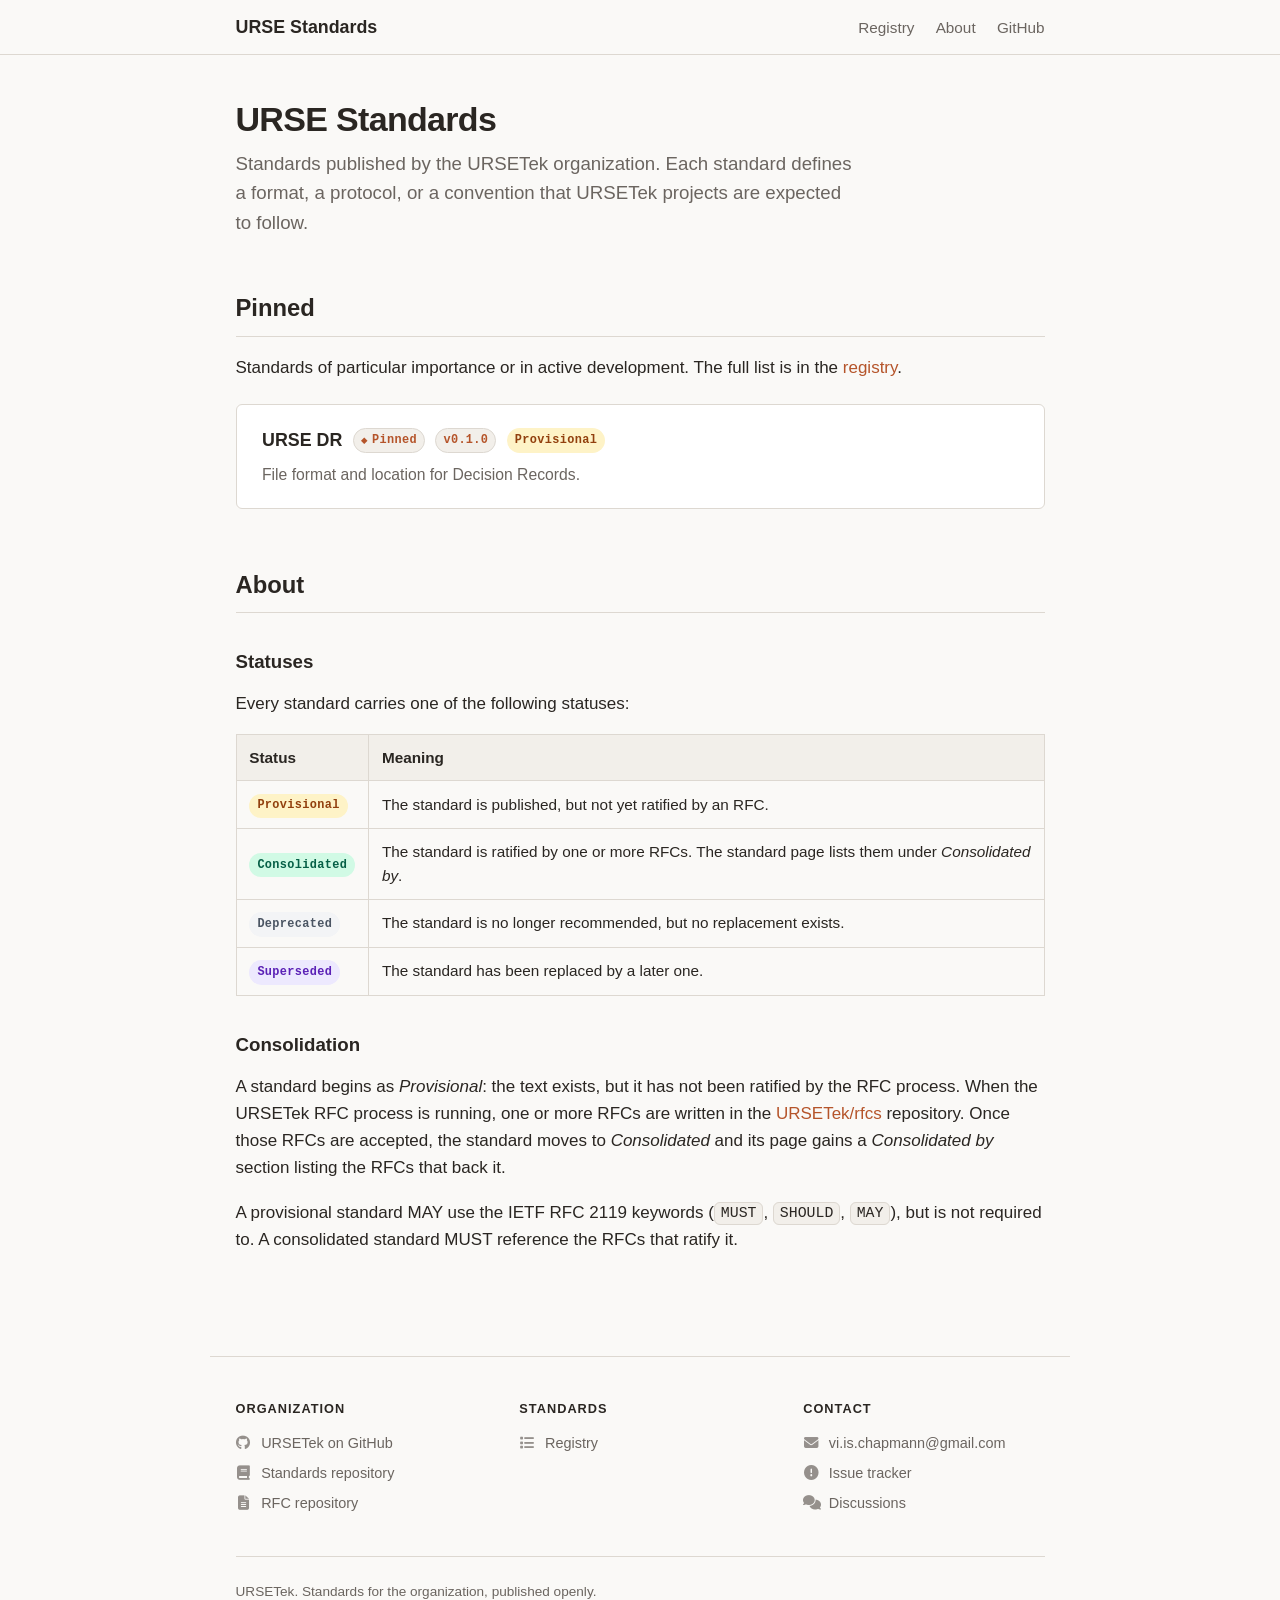
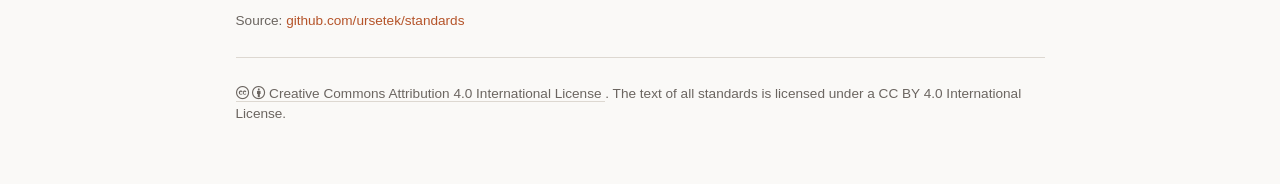
<file: index.html>
<!DOCTYPE html>
<html lang="en">
<head>
  <meta charset="UTF-8">
  <meta name="viewport" content="width=device-width, initial-scale=1.0">
  <title>URSE Standards</title>
  <meta name="description" content="Standards published by the URSETek organization.">
  <link rel="stylesheet"
        href="https://cdnjs.cloudflare.com/ajax/libs/font-awesome/6.7.2/css/all.min.css"
        integrity="sha512-Evv84Mr4kqVGRNSgIGL/F/aIDqQb7xQ2vcrdIwxfjThSH8CSR7PBEakCr51Ck+w+/U6swU2Im1vVX0SVk9ABhg=="
        crossorigin="anonymous"
        referrerpolicy="no-referrer">
  <link rel="stylesheet" href="assets/style.css">
</head>
<body>

<header class="site-header">
  <a class="brand" href="./">
    <strong>URSE Standards</strong>
  </a>
  <nav>
    <a href="standards/index.html">Registry</a>
    <a href="#about">About</a>
    <a href="https://github.com/URSETek/standards">GitHub</a>
  </nav>
</header>

<main>

  <h1>URSE Standards</h1>
  <p class="subtitle">
    Standards published by the URSETek organization. Each standard defines
    a format, a protocol, or a convention that URSETek projects are
    expected to follow.
  </p>

  <section id="pinned">
    <h2>Pinned</h2>
    <p>
      Standards of particular importance or in active development. The full
      list is in the <a href="standards/index.html">registry</a>.
    </p>
    <ul class="card-grid">

      <li>
        <a class="card" href="standards/dr/index.html">
          <h3>
            URSE DR
            <span class="badge pinned">Pinned</span>
            <span class="badge version">v0.1.0</span>
            <span class="badge status-provisional">Provisional</span>
          </h3>
          <p>File format and location for Decision Records.</p>
        </a>
      </li>

    </ul>
  </section>

  <section id="about">
    <h2>About</h2>

    <h3>Statuses</h3>
    <p>Every standard carries one of the following statuses:</p>
    <table>
      <thead>
        <tr>
          <th>Status</th>
          <th>Meaning</th>
        </tr>
      </thead>
      <tbody>
        <tr>
          <td><span class="badge status-provisional">Provisional</span></td>
          <td>The standard is published, but not yet ratified by an RFC.</td>
        </tr>
        <tr>
          <td><span class="badge status-consolidated">Consolidated</span></td>
          <td>The standard is ratified by one or more RFCs. The standard page lists them under <em>Consolidated by</em>.</td>
        </tr>
        <tr>
          <td><span class="badge status-deprecated">Deprecated</span></td>
          <td>The standard is no longer recommended, but no replacement exists.</td>
        </tr>
        <tr>
          <td><span class="badge status-superseded">Superseded</span></td>
          <td>The standard has been replaced by a later one.</td>
        </tr>
      </tbody>
    </table>

    <h3>Consolidation</h3>
    <p>
      A standard begins as <em>Provisional</em>: the text exists, but it has
      not been ratified by the RFC process. When the URSETek RFC process is
      running, one or more RFCs are written in the
      <a href="https://github.com/URSETek/rfcs">URSETek/rfcs</a> repository.
      Once those RFCs are accepted, the standard moves to
      <em>Consolidated</em> and its page gains a <em>Consolidated by</em>
      section listing the RFCs that back it.
    </p>
    <p>
      A provisional standard MAY use the IETF RFC 2119 keywords
      (<code>MUST</code>, <code>SHOULD</code>, <code>MAY</code>), but is not
      required to. A consolidated standard MUST reference the RFCs that
      ratify it.
    </p>

  </section>

</main>

<footer class="site-footer">
  <div class="footer-grid">

    <div class="footer-col">
      <h4>Organization</h4>
      <ul>
        <li>
          <a href="https://github.com/ursetek">
            <i class="fa-brands fa-github" aria-hidden="true"></i>
            URSETek on GitHub
          </a>
        </li>
        <li>
          <a href="https://github.com/ursetek/standards">
            <i class="fa-solid fa-book" aria-hidden="true"></i>
            Standards repository
          </a>
        </li>
        <li>
          <a href="https://github.com/ursetek/rfcs">
            <i class="fa-solid fa-file-lines" aria-hidden="true"></i>
            RFC repository
          </a>
        </li>
      </ul>
    </div>

    <div class="footer-col">
      <h4>Standards</h4>
      <ul>
        <li>
          <a href="standards/index.html">
            <i class="fa-solid fa-list" aria-hidden="true"></i>
            Registry
          </a>
        </li>
      </ul>
    </div>

    <div class="footer-col">
      <h4>Contact</h4>
      <ul>
        <li>
          <a href="mailto:vi.is.chapmann@gmail.com">
            <i class="fa-solid fa-envelope" aria-hidden="true"></i>
            vi.is.chapmann@gmail.com
          </a>
        </li>
        <li>
          <a href="https://github.com/ursetek/standards/issues">
            <i class="fa-solid fa-circle-exclamation" aria-hidden="true"></i>
            Issue tracker
          </a>
        </li>
        <li>
          <a href="https://github.com/ursetek/standards/discussions">
            <i class="fa-solid fa-comments" aria-hidden="true"></i>
            Discussions
          </a>
        </li>
      </ul>
    </div>

  </div>

  <div class="footer-legal">
    <p>
      URSETek. Standards for the organization, published openly.
    </p>
    <p>
      Source: <a href="https://github.com/ursetek/standards">github.com/ursetek/standards</a>
    </p>
    <p class="license">
      <a rel="license" href="https://creativecommons.org/licenses/by/4.0/">
        <i class="fa-brands fa-creative-commons" aria-hidden="true"></i>
        <i class="fa-brands fa-creative-commons-by" aria-hidden="true"></i>
        Creative Commons Attribution 4.0 International License
      </a>.
      The text of all standards is licensed under a CC BY 4.0 International License.
    </p>
  </div>
</footer>

</body>
</html>
</file>
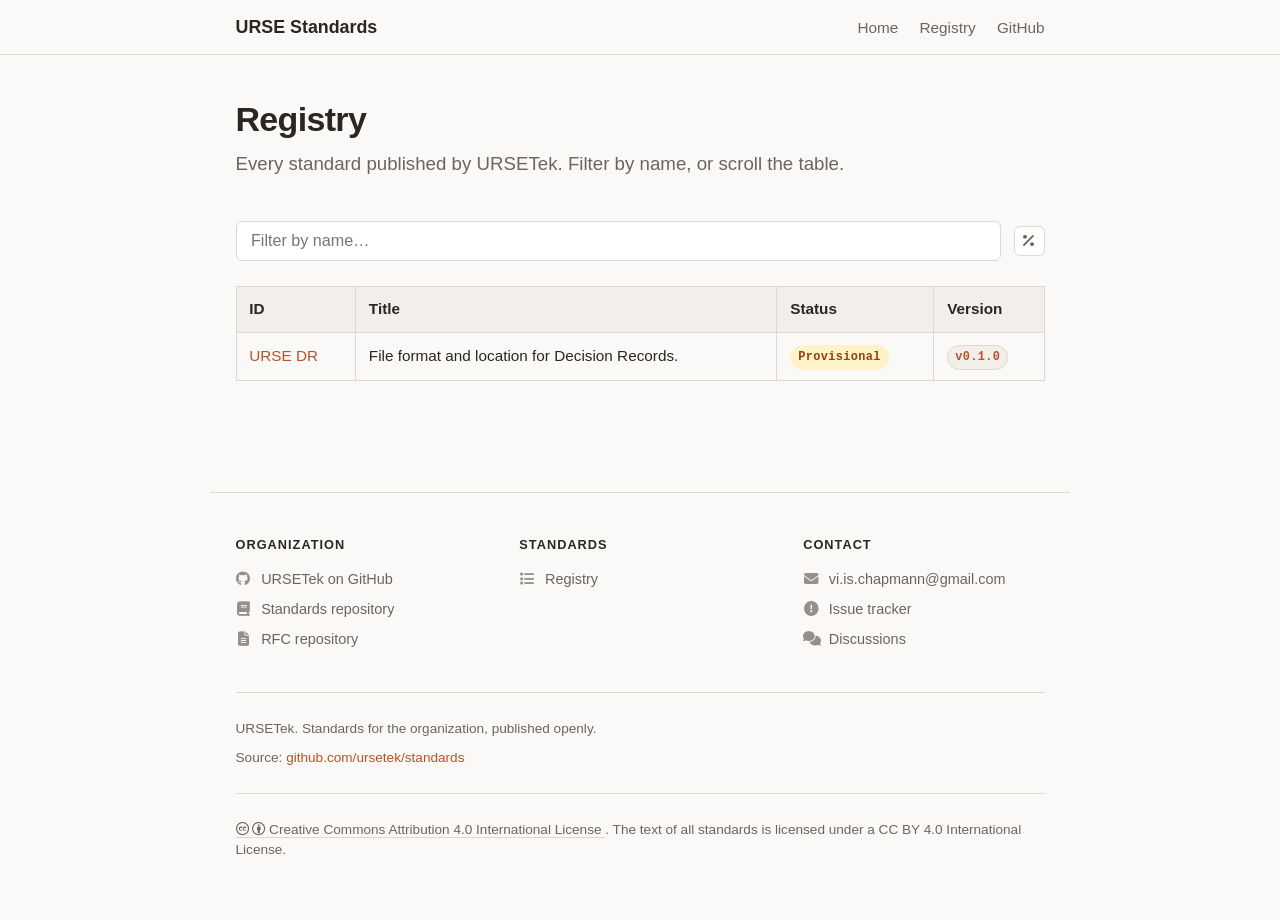
<file: standards/index.html>
<!DOCTYPE html>
<html lang="en">
<head>
  <meta charset="UTF-8">
  <meta name="viewport" content="width=device-width, initial-scale=1.0">
  <title>Registry — URSE Standards</title>
  <meta name="description" content="Full registry of standards published by the URSETek organization.">
  <link rel="stylesheet"
        href="https://cdnjs.cloudflare.com/ajax/libs/font-awesome/6.7.2/css/all.min.css"
        integrity="sha512-Evv84Mr4kqVGRNSgIGL/F/aIDqQb7xQ2vcrdIwxfjThSH8CSR7PBEakCr51Ck+w+/U6swU2Im1vVX0SVk9ABhg=="
        crossorigin="anonymous"
        referrerpolicy="no-referrer">
  <link rel="stylesheet" href="../assets/style.css">
</head>
<body>

<header class="site-header">
  <a class="brand" href="../">
    <strong>URSE Standards</strong>
  </a>
  <nav>
    <a href="../index.html">Home</a>
    <a href="#">Registry</a>
    <a href="https://github.com/URSETek/standards">GitHub</a>
  </nav>
</header>

<main>

  <h1>Registry</h1>
  <p class="subtitle">
    Every standard published by URSETek. Filter by name, or scroll the
    table.
  </p>

  <div class="search-bar">
    <input
      type="search"
      id="registry-search"
      placeholder="Filter by name…"
      autocomplete="off"
      aria-label="Filter standards by name">

    <label class="toggle-switch" aria-label="Enable regular expression matching">
      <input type="checkbox" id="registry-regex">
      <span class="toggle-icon" aria-hidden="true">
        <i class="fa-solid fa-percent"></i>
      </span>
      <span class="tooltip" role="tooltip">Toggle regex mode</span>
    </label>
  </div>

  <table class="registry">
    <thead>
      <tr>
        <th>ID</th>
        <th>Title</th>
        <th>Status</th>
        <th>Version</th>
      </tr>
    </thead>
    <tbody id="registry-body">

      <tr data-name="URSE DR">
        <td><a href="dr/index.html">URSE DR</a></td>
        <td>File format and location for Decision Records.</td>
        <td><span class="badge status-provisional">Provisional</span></td>
        <td><span class="badge version">v0.1.0</span></td>
      </tr>

    </tbody>
  </table>

  <p class="search-empty" id="registry-empty" hidden>
    No standards match the filter.
  </p>

</main>

<footer class="site-footer">
  <div class="footer-grid">

    <div class="footer-col">
      <h4>Organization</h4>
      <ul>
        <li>
          <a href="https://github.com/ursetek">
            <i class="fa-brands fa-github" aria-hidden="true"></i>
            URSETek on GitHub
          </a>
        </li>
        <li>
          <a href="https://github.com/ursetek/standards">
            <i class="fa-solid fa-book" aria-hidden="true"></i>
            Standards repository
          </a>
        </li>
        <li>
          <a href="https://github.com/ursetek/rfcs">
            <i class="fa-solid fa-file-lines" aria-hidden="true"></i>
            RFC repository
          </a>
        </li>
      </ul>
    </div>

    <div class="footer-col">
      <h4>Standards</h4>
      <ul>
        <li>
          <a href="../index.html">
            <i class="fa-solid fa-list" aria-hidden="true"></i>
            Registry
          </a>
        </li>
      </ul>
    </div>

    <div class="footer-col">
      <h4>Contact</h4>
      <ul>
        <li>
          <a href="mailto:vi.is.chapmann@gmail.com">
            <i class="fa-solid fa-envelope" aria-hidden="true"></i>
            vi.is.chapmann@gmail.com
          </a>
        </li>
        <li>
          <a href="https://github.com/ursetek/standards/issues">
            <i class="fa-solid fa-circle-exclamation" aria-hidden="true"></i>
            Issue tracker
          </a>
        </li>
        <li>
          <a href="https://github.com/ursetek/standards/discussions">
            <i class="fa-solid fa-comments" aria-hidden="true"></i>
            Discussions
          </a>
        </li>
      </ul>
    </div>

  </div>

  <div class="footer-legal">
    <p>
      URSETek. Standards for the organization, published openly.
    </p>
    <p>
      Source: <a href="https://github.com/ursetek/standards">github.com/ursetek/standards</a>
    </p>
    <p class="license">
      <a rel="license" href="https://creativecommons.org/licenses/by/4.0/">
        <i class="fa-brands fa-creative-commons" aria-hidden="true"></i>
        <i class="fa-brands fa-creative-commons-by" aria-hidden="true"></i>
        Creative Commons Attribution 4.0 International License
      </a>.
      The text of all standards is licensed under a CC BY 4.0 International License.
    </p>
  </div>
</footer>

<script>
(function () {
  const input = document.getElementById('registry-search');
  const regexBox = document.getElementById('registry-regex');
  const rows = Array.from(document.querySelectorAll('#registry-body tr'));
  const empty = document.getElementById('registry-empty');

  function apply() {
    const query = input.value.trim();
    const useRegex = regexBox.checked;

    let matcher;
    if (!query) {
      matcher = () => true;
    } else if (useRegex) {
      let re;
      try {
        re = new RegExp(query, 'i');
      } catch (e) {
        // Invalid regex: show nothing rather than crash.
        matcher = () => false;
        rows.forEach(r => r.hidden = true);
        empty.hidden = false;
        return;
      }
      matcher = (name) => re.test(name);
    } else {
      const needle = query.toLowerCase();
      matcher = (name) => name.toLowerCase().includes(needle);
    }

    let visible = 0;
    for (const row of rows) {
      const name = row.dataset.name || '';
      const show = matcher(name);
      row.hidden = !show;
      if (show) visible++;
    }
    empty.hidden = visible > 0;
  }

  input.addEventListener('input', apply);
  regexBox.addEventListener('change', apply);
})();
</script>

</body>
</html>
</file>
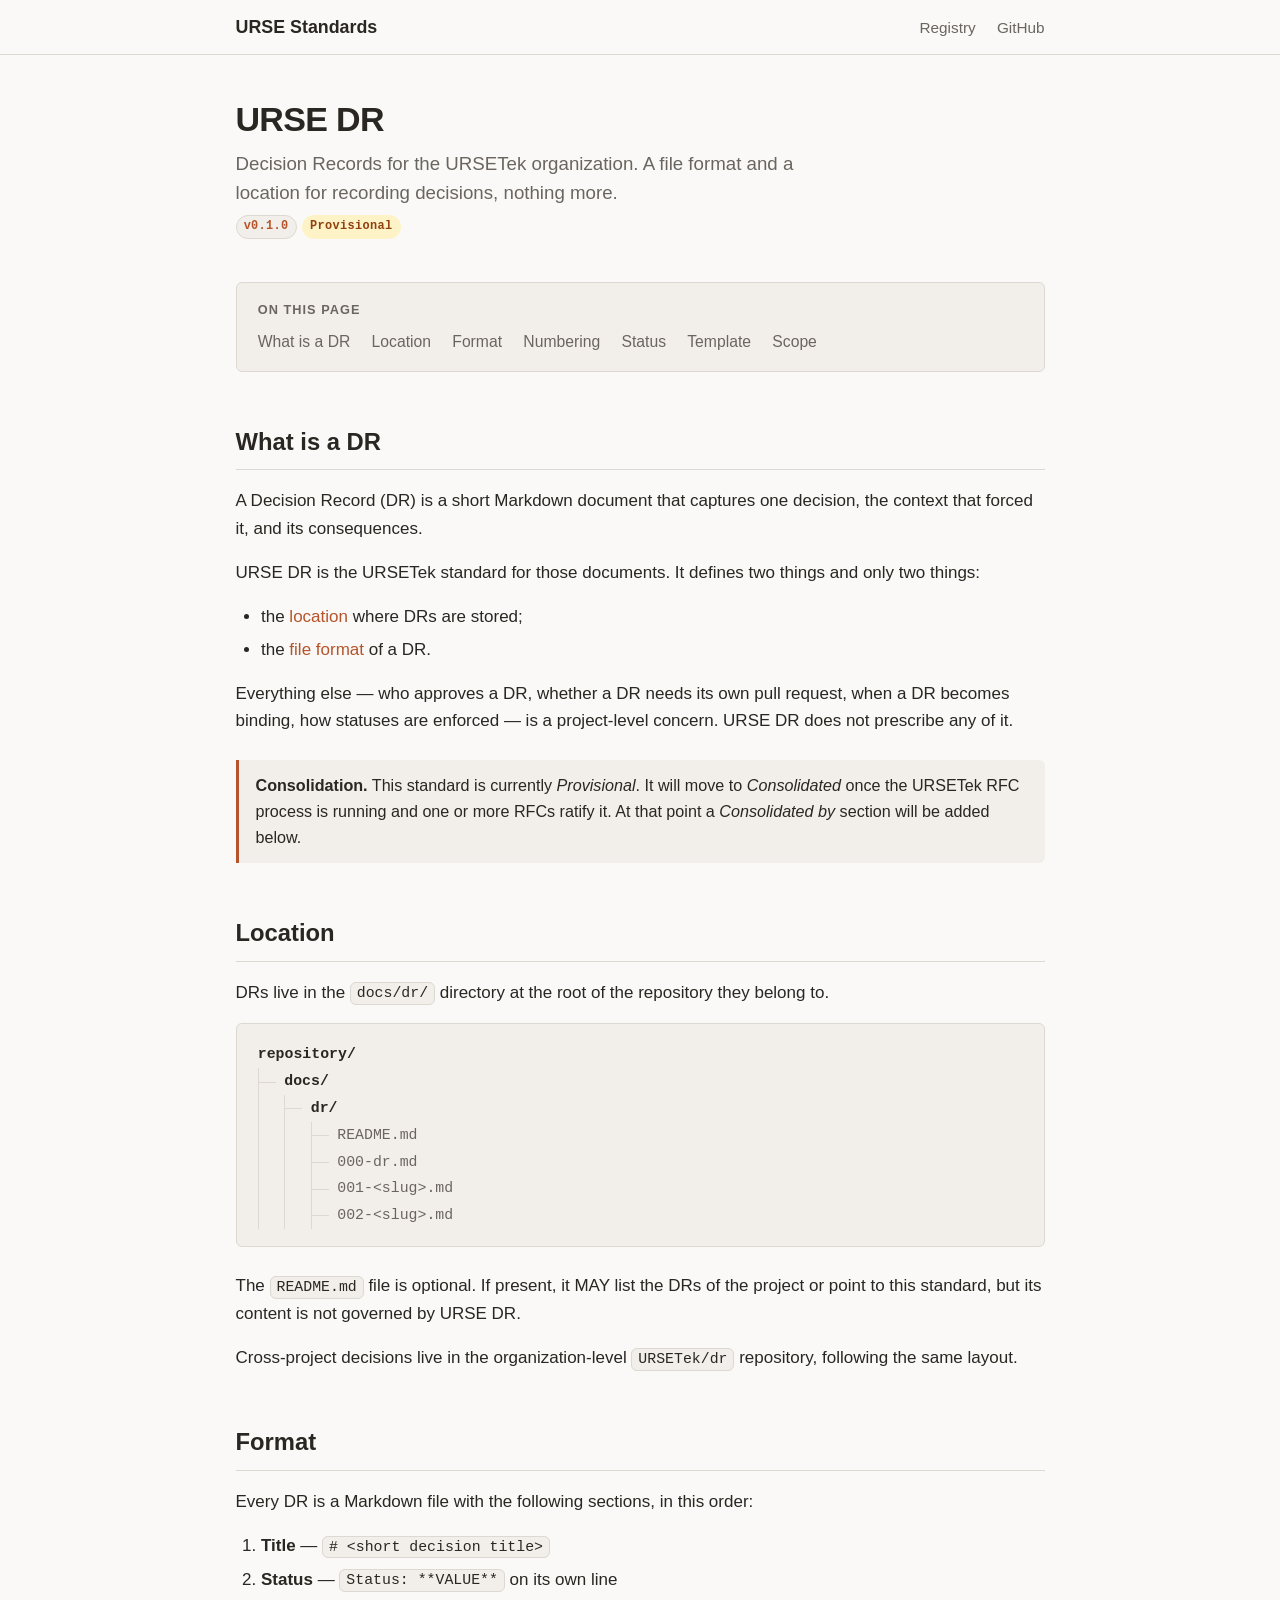
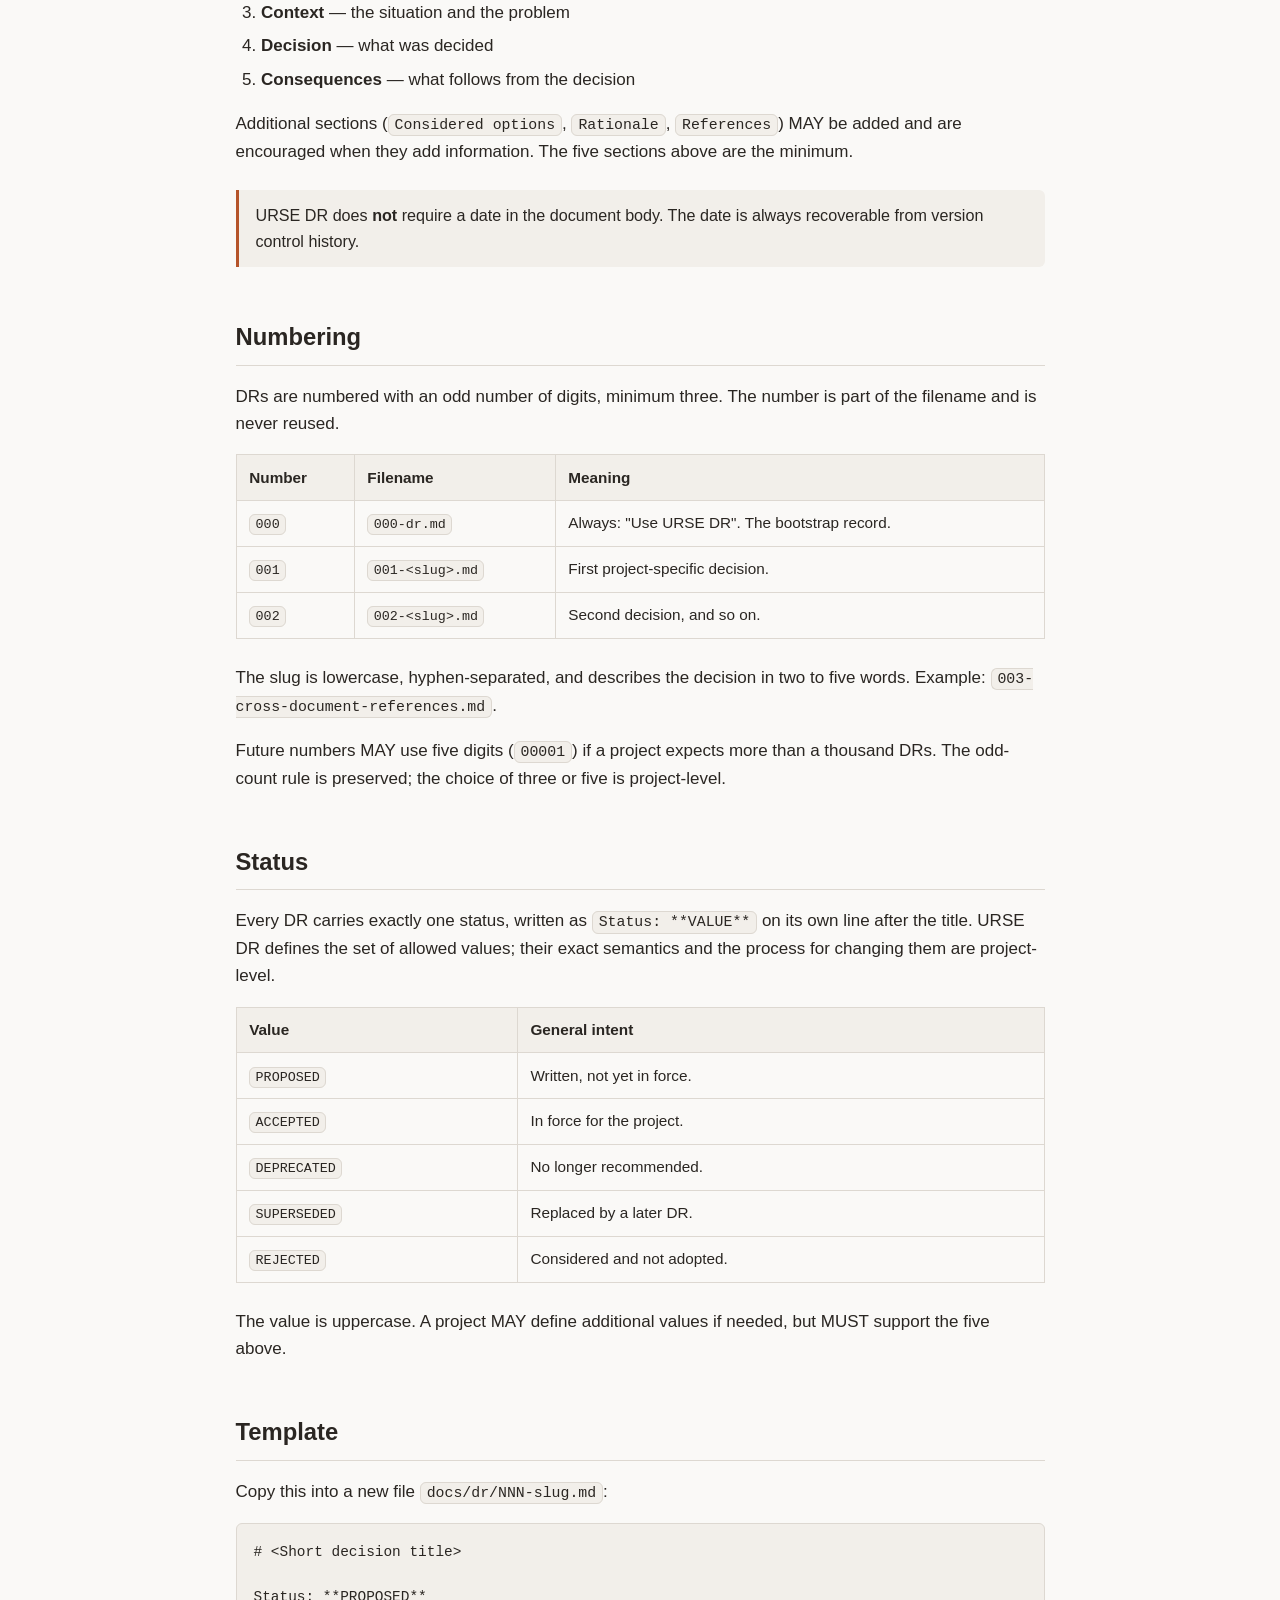
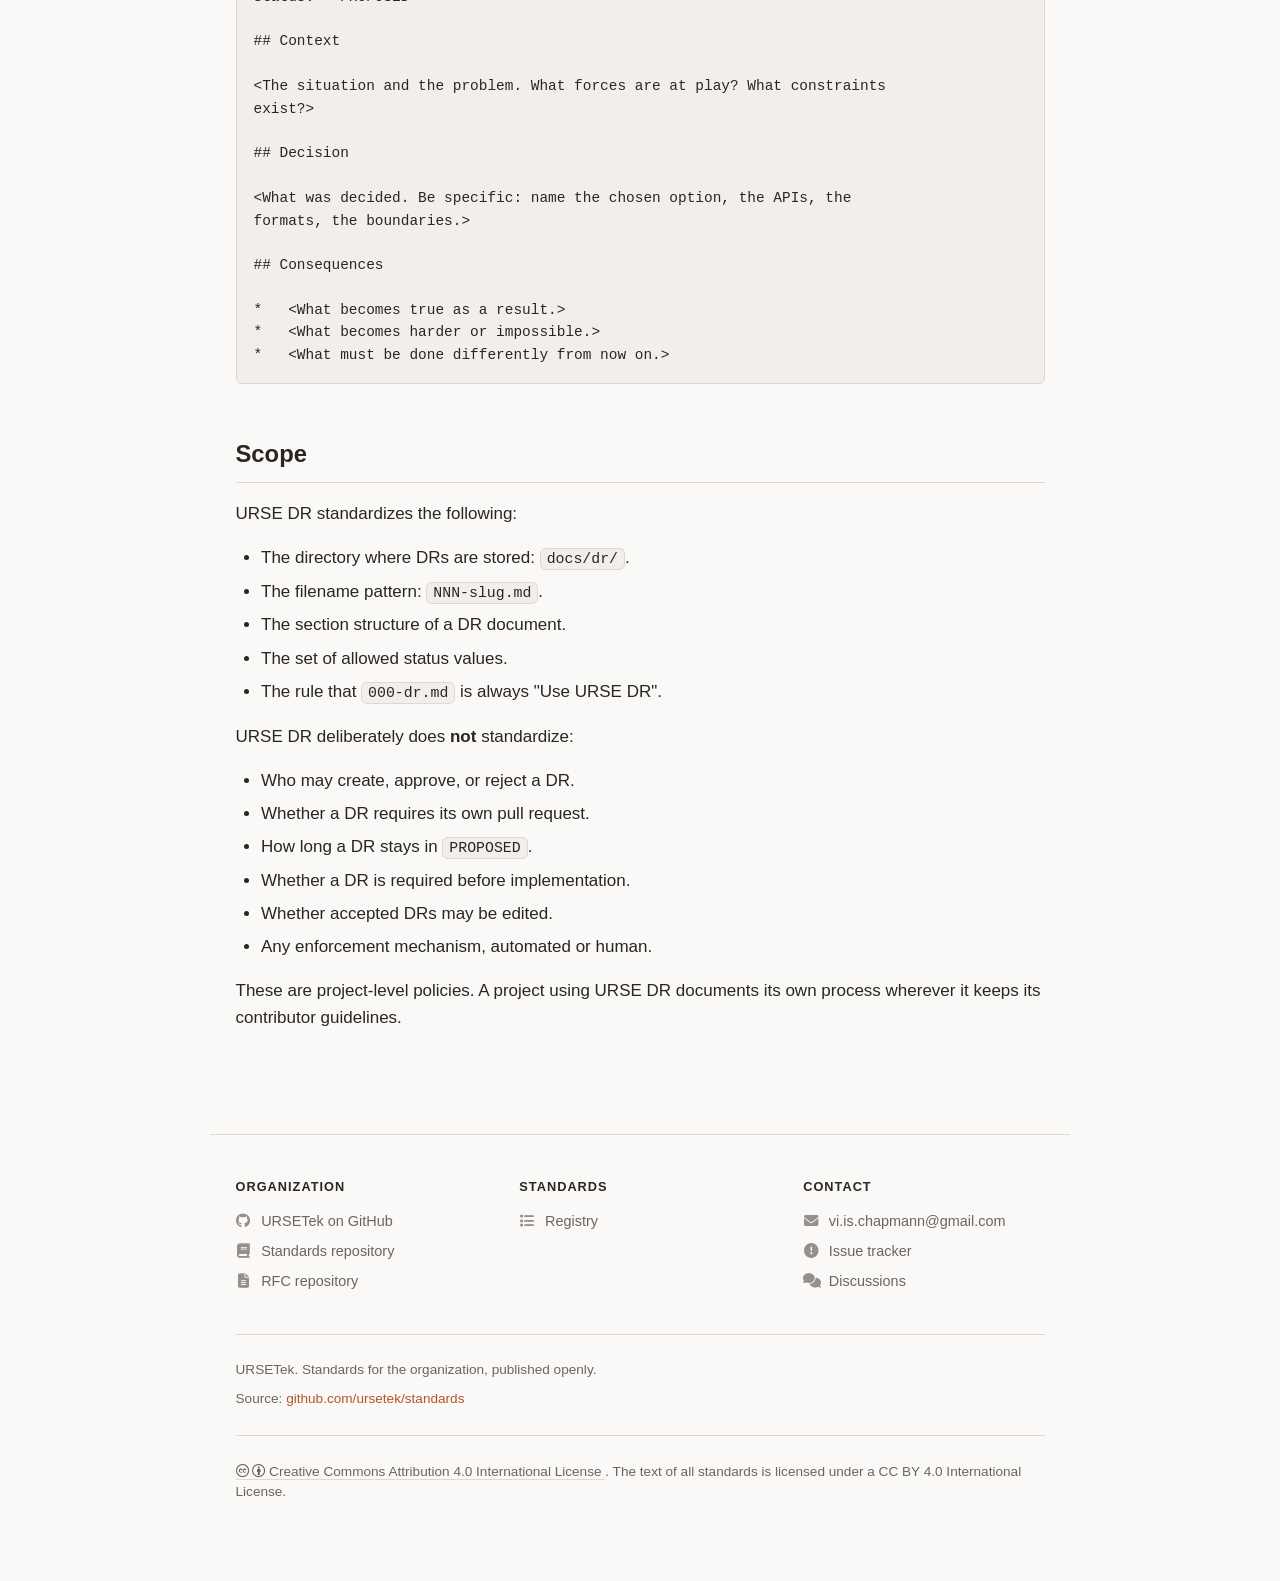
<file: standards/dr/index.html>
<!DOCTYPE html>
<html lang="en">
<head>
  <meta charset="UTF-8">
  <meta name="viewport" content="width=device-width, initial-scale=1.0">
  <title>URSE DR v0.1.0 — Decision Records</title>
  <meta name="description" content="URSE DR v0.1.0: file format and location for Decision Records in the URSETek organization.">
  <link rel="stylesheet"
        href="https://cdnjs.cloudflare.com/ajax/libs/font-awesome/6.7.2/css/all.min.css"
        integrity="sha512-Evv84Mr4kqVGRNSgIGL/F/aIDqQb7xQ2vcrdIwxfjThSH8CSR7PBEakCr51Ck+w+/U6swU2Im1vVX0SVk9ABhg=="
        crossorigin="anonymous"
        referrerpolicy="no-referrer">
  <link rel="stylesheet" href="../../assets/style.css">
</head>
<body>

<header class="site-header">
  <a class="brand" href="../../">
    <strong>URSE Standards</strong>
  </a>
  <nav>
    <a href="../">Registry</a>
    <a href="https://github.com/URSETek/standards">GitHub</a>
  </nav>
</header>

<main>

  <h1>URSE DR</h1>
  <p class="subtitle">
    Decision Records for the URSETek organization. A file format and a
    location for recording decisions, nothing more.
    <br>
    <span class="badge version">v0.1.0</span>
    <span class="badge status-provisional">Provisional</span>
  </p>

  <nav class="toc" aria-label="Table of contents">
    <h2>On this page</h2>
    <ol>
      <li><a href="#what">What is a DR</a></li>
      <li><a href="#location">Location</a></li>
      <li><a href="#format">Format</a></li>
      <li><a href="#numbering">Numbering</a></li>
      <li><a href="#status">Status</a></li>
      <li><a href="#template">Template</a></li>
      <li><a href="#scope">Scope</a></li>
    </ol>
  </nav>

  <section id="what">
    <h2>What is a DR</h2>
    <p>
      A Decision Record (DR) is a short Markdown document that captures one
      decision, the context that forced it, and its consequences.
    </p>
    <p>
      URSE DR is the URSETek standard for those documents. It defines two
      things and only two things:
    </p>
    <ul>
      <li>the <a href="#location">location</a> where DRs are stored;</li>
      <li>the <a href="#format">file format</a> of a DR.</li>
    </ul>
    <p>
      Everything else &mdash; who approves a DR, whether a DR needs its own
      pull request, when a DR becomes binding, how statuses are enforced
      &mdash; is a project-level concern. URSE DR does not prescribe any of it.
    </p>
    <div class="callout">
      <p>
        <strong>Consolidation.</strong> This standard is currently
        <em>Provisional</em>. It will move to <em>Consolidated</em> once the
        URSETek RFC process is running and one or more RFCs ratify it. At
        that point a <em>Consolidated by</em> section will be added below.
      </p>
    </div>
  </section>

  <section id="location">
    <h2>Location</h2>
    <p>
      DRs live in the <code>docs/dr/</code> directory at the root of the
      repository they belong to.
    </p>

    <ul class="file-tree">
      <li>
        <span class="dir">repository/</span>
        <ul>
          <li>
            <span class="dir">docs/</span>
            <ul>
              <li>
                <span class="dir">dr/</span>
                <ul>
                  <li><span class="file">README.md</span></li>
                  <li><span class="file">000-dr.md</span></li>
                  <li><span class="file">001-&lt;slug&gt;.md</span></li>
                  <li><span class="file">002-&lt;slug&gt;.md</span></li>
                </ul>
              </li>
            </ul>
          </li>
        </ul>
      </li>
    </ul>

    <p>
      The <code>README.md</code> file is optional. If present, it MAY list
      the DRs of the project or point to this standard, but its content is
      not governed by URSE DR.
    </p>
    <p>
      Cross-project decisions live in the organization-level
      <code>URSETek/dr</code> repository, following the same layout.
    </p>
  </section>

  <section id="format">
    <h2>Format</h2>
    <p>Every DR is a Markdown file with the following sections, in this order:</p>
    <ol>
      <li><strong>Title</strong> &mdash; <code># &lt;short decision title&gt;</code></li>
      <li><strong>Status</strong> &mdash; <code>Status: **VALUE**</code> on its own line</li>
      <li><strong>Context</strong> &mdash; the situation and the problem</li>
      <li><strong>Decision</strong> &mdash; what was decided</li>
      <li><strong>Consequences</strong> &mdash; what follows from the decision</li>
    </ol>
    <p>
      Additional sections (<code>Considered options</code>,
      <code>Rationale</code>, <code>References</code>) MAY be added and are
      encouraged when they add information. The five sections above are the
      minimum.
    </p>
    <div class="callout">
      <p>
        URSE DR does <strong>not</strong> require a date in the document
        body. The date is always recoverable from version control history.
      </p>
    </div>
  </section>

  <section id="numbering">
    <h2>Numbering</h2>
    <p>
      DRs are numbered with an odd number of digits, minimum three. The
      number is part of the filename and is never reused.
    </p>
    <table>
      <thead>
        <tr>
          <th>Number</th>
          <th>Filename</th>
          <th>Meaning</th>
        </tr>
      </thead>
      <tbody>
        <tr>
          <td><code>000</code></td>
          <td><code>000-dr.md</code></td>
          <td>Always: "Use URSE DR". The bootstrap record.</td>
        </tr>
        <tr>
          <td><code>001</code></td>
          <td><code>001-&lt;slug&gt;.md</code></td>
          <td>First project-specific decision.</td>
        </tr>
        <tr>
          <td><code>002</code></td>
          <td><code>002-&lt;slug&gt;.md</code></td>
          <td>Second decision, and so on.</td>
        </tr>
      </tbody>
    </table>
    <p>
      The slug is lowercase, hyphen-separated, and describes the decision in
      two to five words. Example:
      <code>003-cross-document-references.md</code>.
    </p>
    <p>
      Future numbers MAY use five digits (<code>00001</code>) if a project
      expects more than a thousand DRs. The odd-count rule is preserved;
      the choice of three or five is project-level.
    </p>
  </section>

  <section id="status">
    <h2>Status</h2>
    <p>
      Every DR carries exactly one status, written as
      <code>Status: **VALUE**</code> on its own line after the title.
      URSE DR defines the set of allowed values; their exact semantics and
      the process for changing them are project-level.
    </p>
    <table>
      <thead>
        <tr>
          <th>Value</th>
          <th>General intent</th>
        </tr>
      </thead>
      <tbody>
        <tr><td><code>PROPOSED</code></td><td>Written, not yet in force.</td></tr>
        <tr><td><code>ACCEPTED</code></td><td>In force for the project.</td></tr>
        <tr><td><code>DEPRECATED</code></td><td>No longer recommended.</td></tr>
        <tr><td><code>SUPERSEDED</code></td><td>Replaced by a later DR.</td></tr>
        <tr><td><code>REJECTED</code></td><td>Considered and not adopted.</td></tr>
      </tbody>
    </table>
    <p>
      The value is uppercase. A project MAY define additional values if
      needed, but MUST support the five above.
    </p>
  </section>

  <section id="template">
    <h2>Template</h2>
    <p>Copy this into a new file <code>docs/dr/NNN-slug.md</code>:</p>
    <pre><code># &lt;Short decision title&gt;

Status: **PROPOSED**

## Context

&lt;The situation and the problem. What forces are at play? What constraints
exist?&gt;

## Decision

&lt;What was decided. Be specific: name the chosen option, the APIs, the
formats, the boundaries.&gt;

## Consequences

*   &lt;What becomes true as a result.&gt;
*   &lt;What becomes harder or impossible.&gt;
*   &lt;What must be done differently from now on.&gt;
</code></pre>
  </section>

  <section id="scope">
    <h2>Scope</h2>
    <p>URSE DR standardizes the following:</p>
    <ul>
      <li>The directory where DRs are stored: <code>docs/dr/</code>.</li>
      <li>The filename pattern: <code>NNN-slug.md</code>.</li>
      <li>The section structure of a DR document.</li>
      <li>The set of allowed status values.</li>
      <li>The rule that <code>000-dr.md</code> is always "Use URSE DR".</li>
    </ul>
    <p>URSE DR deliberately does <strong>not</strong> standardize:</p>
    <ul>
      <li>Who may create, approve, or reject a DR.</li>
      <li>Whether a DR requires its own pull request.</li>
      <li>How long a DR stays in <code>PROPOSED</code>.</li>
      <li>Whether a DR is required before implementation.</li>
      <li>Whether accepted DRs may be edited.</li>
      <li>Any enforcement mechanism, automated or human.</li>
    </ul>
    <p>
      These are project-level policies. A project using URSE DR documents
      its own process wherever it keeps its contributor guidelines.
    </p>
  </section>

</main>

<footer class="site-footer">
  <div class="footer-grid">

    <div class="footer-col">
      <h4>Organization</h4>
      <ul>
        <li>
          <a href="https://github.com/ursetek">
            <i class="fa-brands fa-github" aria-hidden="true"></i>
            URSETek on GitHub
          </a>
        </li>
        <li>
          <a href="https://github.com/ursetek/standards">
            <i class="fa-solid fa-book" aria-hidden="true"></i>
            Standards repository
          </a>
        </li>
        <li>
          <a href="https://github.com/ursetek/rfcs">
            <i class="fa-solid fa-file-lines" aria-hidden="true"></i>
            RFC repository
          </a>
        </li>
      </ul>
    </div>

    <div class="footer-col">
      <h4>Standards</h4>
      <ul>
        <li>
          <a href="standards/">
            <i class="fa-solid fa-list" aria-hidden="true"></i>
            Registry
          </a>
        </li>
      </ul>
    </div>

    <div class="footer-col">
      <h4>Contact</h4>
      <ul>
        <li>
          <a href="mailto:vi.is.chapmann@gmail.com">
            <i class="fa-solid fa-envelope" aria-hidden="true"></i>
            vi.is.chapmann@gmail.com
          </a>
        </li>
        <li>
          <a href="https://github.com/ursetek/standards/issues">
            <i class="fa-solid fa-circle-exclamation" aria-hidden="true"></i>
            Issue tracker
          </a>
        </li>
        <li>
          <a href="https://github.com/ursetek/standards/discussions">
            <i class="fa-solid fa-comments" aria-hidden="true"></i>
            Discussions
          </a>
        </li>
      </ul>
    </div>

  </div>

  <div class="footer-legal">
    <p>
      URSETek. Standards for the organization, published openly.
    </p>
    <p>
      Source: <a href="https://github.com/ursetek/standards">github.com/ursetek/standards</a>
    </p>
    <p class="license">
      <a rel="license" href="https://creativecommons.org/licenses/by/4.0/">
        <i class="fa-brands fa-creative-commons" aria-hidden="true"></i>
        <i class="fa-brands fa-creative-commons-by" aria-hidden="true"></i>
        Creative Commons Attribution 4.0 International License
      </a>.
      The text of all standards is licensed under a CC BY 4.0 International License.
    </p>
  </div>
</footer>

</body>
</html>
</file>
<file: assets/style.css>
/* URSE Standards — shared stylesheet for all standard pages. */

/* ============================================================
     Design tokens
     ============================================================ */

:root {
    --bg: #faf9f7;
    --bg-alt: #f2efea;
    --bg-card: #ffffff;
    --fg: #2a2622;
    --fg-muted: #6b6560;
    --border: #ddd8d1;
    --accent: #b5542a;
    --accent-hover: #8f3f1c;
    --code-bg: #f2efea;

    --status-provisional-bg: #fef3c7;
    --status-provisional-fg: #92400e;
    --status-consolidated-bg: #d1fae5;
    --status-consolidated-fg: #065f46;
    --status-deprecated-bg: #f3f4f6;
    --status-deprecated-fg: #4b5563;
    --status-superseded-bg: #ede9fe;
    --status-superseded-fg: #5b21b6;

    --font-sans: -apple-system, BlinkMacSystemFont, "Segoe UI", "Noto Sans", Helvetica, Arial, sans-serif;
    --font-mono: ui-monospace, SFMono-Regular, "SF Mono", Menlo, Consolas, "Liberation Mono", monospace;

    --max-width: 860px;
    --radius: 6px;
    --transition: 150ms ease;
}

@media (prefers-color-scheme: dark) {
    :root {
    --bg: #1c1a17;
    --bg-alt: #262320;
    --bg-card: #262320;
    --fg: #ece7e0;
    --fg-muted: #a39c93;
    --border: #3d3833;
    --accent: #e08a5c;
    --accent-hover: #f0a878;
    --code-bg: #262320;

    --status-provisional-bg: #4a3410;
    --status-provisional-fg: #fcd34d;
    --status-consolidated-bg: #0d3d2a;
    --status-consolidated-fg: #6ee7b7;
    --status-deprecated-bg: #2a2a2a;
    --status-deprecated-fg: #9ca3af;
    --status-superseded-bg: #2e1e5c;
    --status-superseded-fg: #c4b5fd;
    }
}

/* ============================================================
     Reset and base
     ============================================================ */

* { box-sizing: border-box; }

html {
    font-size: 17px;
    scroll-behavior: smooth;
    scroll-padding-top: 5rem;
}

body {
    margin: 0;
    font-family: var(--font-sans);
    line-height: 1.6;
    color: var(--fg);
    background: var(--bg);
}

/* ============================================================
     Animations
     ============================================================ */

@media (prefers-reduced-motion: no-preference) {
    body {
    animation: fade-in 250ms ease-out;
    }

    @keyframes fade-in {
    from { opacity: 0; }
    to   { opacity: 1; }
    }

    a, button, .card, .badge {
    transition:
      color var(--transition),
      background-color var(--transition),
      border-color var(--transition),
      transform var(--transition),
      box-shadow var(--transition);
    }

    .card:hover {
    transform: translateY(-1px);
    box-shadow: 0 2px 8px rgba(0, 0, 0, 0.06);
    }
}

@media (prefers-reduced-motion: reduce) {
    html { scroll-behavior: auto; }
    *, *::before, *::after {
    animation-duration: 0.01ms !important;
    transition-duration: 0.01ms !important;
    }
}

/* ============================================================
     Header
     ============================================================ */

header.site-header {
    position: sticky;
    top: 0;
    z-index: 100;
    background: var(--bg);
    border-bottom: 1px solid var(--border);
    padding: 0.75rem 1.5rem;
    padding-inline: max(1.5rem, calc((100% - var(--max-width)) / 2 + 1.5rem));  /* NEW */
    display: flex;
    align-items: baseline;
    justify-content: space-between;
    gap: 1rem;
    flex-wrap: wrap;
}

header.site-header .brand {
    display: flex;
    align-items: baseline;
    gap: 0.6rem;
    text-decoration: none;
    color: var(--fg);
}

header.site-header .brand strong {
    font-weight: 600;
    font-size: 1.05rem;
}

header.site-header nav {
    display: flex;
    gap: 1.25rem;
    flex-wrap: wrap;
}

header.site-header nav a {
    color: var(--fg-muted);
    text-decoration: none;
    font-size: 0.9rem;
    font-weight: 500;
}

header.site-header nav a:hover {
    color: var(--accent);
}

/* ============================================================
     Main layout
     ============================================================ */

main {
    max-width: var(--max-width);
    margin: 0 auto;
    padding: 2.5rem 1.5rem 5rem;
}

/* ============================================================
     Typography
     ============================================================ */

h1 {
    font-size: 2rem;
    font-weight: 700;
    line-height: 1.25;
    margin: 0 0 0.5rem;
    letter-spacing: -0.02em;
}

.subtitle {
    color: var(--fg-muted);
    font-size: 1.1rem;
    margin: 0 0 2.5rem;
    max-width: 60ch;
}

h2 {
    font-size: 1.4rem;
    font-weight: 600;
    margin: 3rem 0 1rem;
    padding-bottom: 0.5rem;
    border-bottom: 1px solid var(--border);
}

h3 {
    font-size: 1.1rem;
    font-weight: 600;
    margin: 2rem 0 0.75rem;
}

p { margin: 0 0 1rem; }

a { color: var(--accent); text-decoration: none; }
a:hover { color: var(--accent-hover); }

ul, ol { margin: 0 0 1rem; padding-left: 1.5rem; }
li { margin: 0.35rem 0; }

/* ============================================================
     Code
     ============================================================ */

code {
    font-family: var(--font-mono);
    font-size: 0.875em;
    background: var(--code-bg);
    padding: 0.15em 0.4em;
    border-radius: var(--radius);
    border: 1px solid var(--border);
}

pre {
    background: var(--code-bg);
    border: 1px solid var(--border);
    border-radius: var(--radius);
    padding: 1rem;
    overflow-x: auto;
    font-size: 0.85rem;
    line-height: 1.55;
    margin: 0 0 1.5rem;
}

pre code {
    background: none;
    padding: 0;
    border: none;
    font-size: inherit;
}

/* ============================================================
     Badges
     ============================================================ */

.badge {
    display: inline-block;
    font-size: 0.7rem;
    font-weight: 600;
    font-family: var(--font-mono);
    border: 1px solid var(--border);
    border-radius: 999px;
    padding: 0.15em 0.6em;
    letter-spacing: 0.03em;
    background: var(--bg-alt);
    color: var(--fg-muted);
}

.badge.version {
    color: var(--accent);
}

.badge.status-provisional {
    background: var(--status-provisional-bg);
    color: var(--status-provisional-fg);
    border-color: transparent;
}

.badge.status-consolidated {
    background: var(--status-consolidated-bg);
    color: var(--status-consolidated-fg);
    border-color: transparent;
}

.badge.status-deprecated {
    background: var(--status-deprecated-bg);
    color: var(--status-deprecated-fg);
    border-color: transparent;
}

.badge.status-superseded {
    background: var(--status-superseded-bg);
    color: var(--status-superseded-fg);
    border-color: transparent;
}

/* ============================================================
     Cards (used by the standards registry)
     ============================================================ */

.card-grid {
    display: grid;
    gap: 1rem;
    grid-template-columns: 1fr;
    margin: 0 0 2rem;
    padding: 0;
    list-style: none;
}

.card {
    display: block;
    background: var(--bg-card);
    border: 1px solid var(--border);
    border-radius: var(--radius);
    padding: 1.25rem 1.5rem;
    text-decoration: none;
    color: inherit;
}

.card h3 {
    margin: 0 0 0.4rem;
    font-size: 1.05rem;
    color: var(--fg);
    display: flex;
    align-items: center;
    gap: 0.6rem;
    flex-wrap: wrap;
}

.card p {
    margin: 0;
    color: var(--fg-muted);
    font-size: 0.925rem;
}

/* ============================================================
     Callouts
     ============================================================ */

.callout {
    background: var(--bg-alt);
    border-left: 3px solid var(--accent);
    border-radius: 0 var(--radius) var(--radius) 0;
    padding: 0.75rem 1rem;
    margin: 1.5rem 0;
    font-size: 0.95rem;
}

.callout p:last-child { margin-bottom: 0; }

/* ============================================================
     Tables
     ============================================================ */

table {
    width: 100%;
    border-collapse: collapse;
    margin: 0 0 1.5rem;
    font-size: 0.9rem;
}

th, td {
    text-align: left;
    padding: 0.6rem 0.75rem;
    border: 1px solid var(--border);
}

th {
    background: var(--bg-alt);
    font-weight: 600;
}

/* ============================================================
     Inline table of contents (for standard pages)
     ============================================================ */

nav.toc {
    background: var(--bg-alt);
    border: 1px solid var(--border);
    border-radius: var(--radius);
    padding: 1rem 1.25rem;
    margin: 0 0 2.5rem;
    font-size: 0.925rem;
}

nav.toc h2 {
    margin: 0 0 0.5rem;
    padding: 0;
    border: none;
    font-size: 0.75rem;
    font-weight: 600;
    text-transform: uppercase;
    letter-spacing: 0.08em;
    color: var(--fg-muted);
}

nav.toc ol {
    list-style: none;
    padding: 0;
    margin: 0;
    display: flex;
    flex-wrap: wrap;
    gap: 0.5rem 1.25rem;
}

nav.toc li { margin: 0; }

nav.toc a {
    color: var(--fg-muted);
    text-decoration: none;
}

nav.toc a:hover {
    color: var(--accent);
    text-decoration: none;
}

/* ============================================================
     File tree (semantic, used for showing directory layouts)
     ============================================================ */

ul.file-tree {
    font-family: var(--font-mono);
    font-size: 0.875rem;
    line-height: 1.8;
    background: var(--code-bg);
    border: 1px solid var(--border);
    border-radius: var(--radius);
    padding: 1rem 1.25rem;
    margin: 0 0 1.5rem;
    list-style: none;
}

ul.file-tree ul {
    list-style: none;
    margin: 0;
    padding-left: 1.5rem;
    border-left: 1px solid var(--border);
}

ul.file-tree > li { margin: 0; }

ul.file-tree li {
    margin: 0;
    position: relative;
}

ul.file-tree li::before {
    content: "";
    position: absolute;
    left: -1.5rem;
    top: 0.9em;
    width: 1rem;
    height: 0;
    border-bottom: 1px solid var(--border);
}

ul.file-tree > li::before { display: none; }

ul.file-tree .dir {
    font-weight: 600;
    color: var(--fg);
}

ul.file-tree .file {
    color: var(--fg-muted);
}

/* ============================================================
     Footer
     ============================================================ */

footer.site-footer {
    max-width: var(--max-width);
    margin: 0 auto;
    padding: 2rem 1.5rem 3rem;
    border-top: 1px solid var(--border);
    font-size: 0.85rem;
    color: var(--fg-muted);
}

footer.site-footer p { margin: 0 0 0.5rem; }

footer.site-footer .license {
    margin-top: 1.5rem;
    padding-top: 1.5rem;
    border-top: 1px solid var(--border);
    font-size: 0.8rem;
}

/* ============================================================
     Responsive
     ============================================================ */

@media (max-width: 640px) {
    header.site-header { flex-direction: column; align-items: flex-start; gap: 0.5rem; }
    h1 { font-size: 1.6rem; }
    h2 { font-size: 1.2rem; }
    pre { font-size: 0.8rem; }
    ul.file-tree { font-size: 0.8rem; }
    nav.toc ol { flex-direction: column; gap: 0.25rem; }
}

/* ============================================================
     Search (registry page)
     ============================================================ */

.search-bar {
    display: flex;
    gap: 0.75rem;
    align-items: center;
    margin: 0 0 1.5rem;
    flex-wrap: wrap;
}

.search-bar input[type="search"] {
    flex: 1 1 240px;
    min-width: 0;
    font-family: inherit;
    font-size: 0.95rem;
    padding: 0.55rem 0.85rem;
    border: 1px solid var(--border);
    border-radius: var(--radius);
    background: var(--bg-card);
    color: var(--fg);
    transition: border-color var(--transition), box-shadow var(--transition);
}

.search-bar input[type="search"]:focus {
    outline: none;
    border-color: var(--accent);
    box-shadow: 0 0 0 3px color-mix(in srgb, var(--accent) 20%, transparent);
}

.search-bar label {
    display: inline-flex;
    align-items: center;
    gap: 0.4rem;
    font-size: 0.85rem;
    color: var(--fg-muted);
    user-select: none;
    cursor: pointer;
}

.search-bar label input[type="checkbox"] {
    accent-color: var(--accent);
}

.search-empty {
    text-align: center;
    padding: 2rem 1rem;
    color: var(--fg-muted);
    font-size: 0.95rem;
    font-style: italic;
}

/* ============================================================
     Table row hover (registry)
     ============================================================ */

table.registry tbody tr {
    transition: background-color var(--transition);
}

table.registry tbody tr:hover {
    background: var(--bg-alt);
}

table.registry td a {
    font-weight: 500;
}

/* ============================================================
     Pinned badge
     ============================================================ */

.badge.pinned {
    background: var(--bg-alt);
    color: var(--accent);
    border-color: var(--border);
}

.badge.pinned::before {
    content: "◆ ";
    font-size: 0.65em;
}

/* ============================================================
   Footer — full layout with columns
   ============================================================ */

footer.site-footer {
  max-width: var(--max-width);
  margin: 0 auto;
  padding: 2.5rem 1.5rem 3rem;
  border-top: 1px solid var(--border);
  font-size: 0.85rem;
  color: var(--fg-muted);
}

.footer-grid {
  display: grid;
  grid-template-columns: repeat(auto-fit, minmax(180px, 1fr));
  gap: 2rem 2.5rem;
  margin: 0 0 2rem;
}

.footer-col h4 {
  margin: 0 0 0.75rem;
  font-size: 0.75rem;
  font-weight: 600;
  text-transform: uppercase;
  letter-spacing: 0.08em;
  color: var(--fg);
}

.footer-col ul {
  list-style: none;
  margin: 0;
  padding: 0;
}

.footer-col li {
  margin: 0 0 0.4rem;
}

.footer-col a {
  color: var(--fg-muted);
  text-decoration: none;
}

.footer-col a:hover {
  color: var(--accent);
  text-decoration: none;
}

.footer-col a i {
  width: 1.1em;
  text-align: center;
  margin-right: 0.4em;
  opacity: 0.7;
}

.footer-legal {
  padding-top: 1.5rem;
  border-top: 1px solid var(--border);
  font-size: 0.8rem;
  line-height: 1.5;
}

.footer-legal p { margin: 0 0 0.4rem; }

.footer-legal .license a {
  color: var(--fg-muted);
  text-decoration: none;
  border-bottom: 1px solid var(--border);
}

.footer-legal .license a:hover {
  color: var(--accent);
  border-bottom-color: var(--accent);
}

/* ============================================================
   Toggle switch — custom checkbox with icon (regex mode)
   ============================================================ */

.toggle-switch {
  display: inline-flex;
  align-items: center;
  gap: 0.5rem;
  cursor: pointer;
  user-select: none;
  font-size: 0.85rem;
  color: var(--fg-muted);
  transition: color var(--transition);
}

.toggle-switch:hover { color: var(--fg); }

/* Hide the native checkbox but keep it accessible. */
.toggle-switch input[type="checkbox"] {
  position: absolute;
  opacity: 0;
  width: 1px;
  height: 1px;
  pointer-events: none;
}

.toggle-switch .toggle-icon {
  display: inline-flex;
  align-items: center;
  justify-content: center;
  width: 2.1em;
  height: 2.1em;
  border: 1px solid var(--border);
  border-radius: var(--radius);
  background: var(--bg-card);
  color: var(--fg-muted);
  font-size: 0.85rem;
  transition:
    background-color var(--transition),
    border-color var(--transition),
    color var(--transition),
    transform var(--transition);
}

.toggle-switch:hover .toggle-icon {
  border-color: var(--accent);
  color: var(--accent);
}

.toggle-switch input:checked + .toggle-icon {
  background: var(--accent);
  border-color: var(--accent);
  color: #ffffff;
}

.toggle-switch input:focus-visible + .toggle-icon {
  outline: 2px solid var(--accent);
  outline-offset: 2px;
}

.toggle-switch input:checked ~ .toggle-label {
  color: var(--accent);
  font-weight: 500;
}

/* Windows High Contrast Mode: keep state visible. */
@media (forced-colors: active) {
  .toggle-switch input:checked + .toggle-icon {
    forced-color-adjust: none;
    background: Highlight;
    color: HighlightText;
  }
}

/* ============================================================
   Tooltip (CSS-only, on hover and focus)
   ============================================================ */

.toggle-switch {
  position: relative;
}

.tooltip {
  position: absolute;
  bottom: calc(100% + 8px);
  right: 0;
  z-index: 200;

  padding: 0.4rem 0.65rem;
  font-size: 0.75rem;
  font-weight: 500;
  line-height: 1.2;
  white-space: nowrap;

  color: var(--bg);
  background: var(--fg);
  border-radius: var(--radius);
  box-shadow: 0 2px 8px rgba(0, 0, 0, 0.15);

  opacity: 0;
  transform: translateY(2px);
  pointer-events: none;
  transition:
    opacity var(--transition),
    transform var(--transition);
}

/* Arrow. */
.tooltip::after {
  content: "";
  position: absolute;
  top: 100%;
  right: 0.75rem;
  width: 0;
  height: 0;
  border: 5px solid transparent;
  border-top-color: var(--fg);
  margin-top: -1px;
}

.toggle-switch:hover .tooltip,
.toggle-switch:focus-within .tooltip {
  opacity: 1;
  transform: translateY(0);
}

/* Respect reduced motion. */
@media (prefers-reduced-motion: reduce) {
  .tooltip {
    transition: none;
    transform: none;
  }
}
</file>
